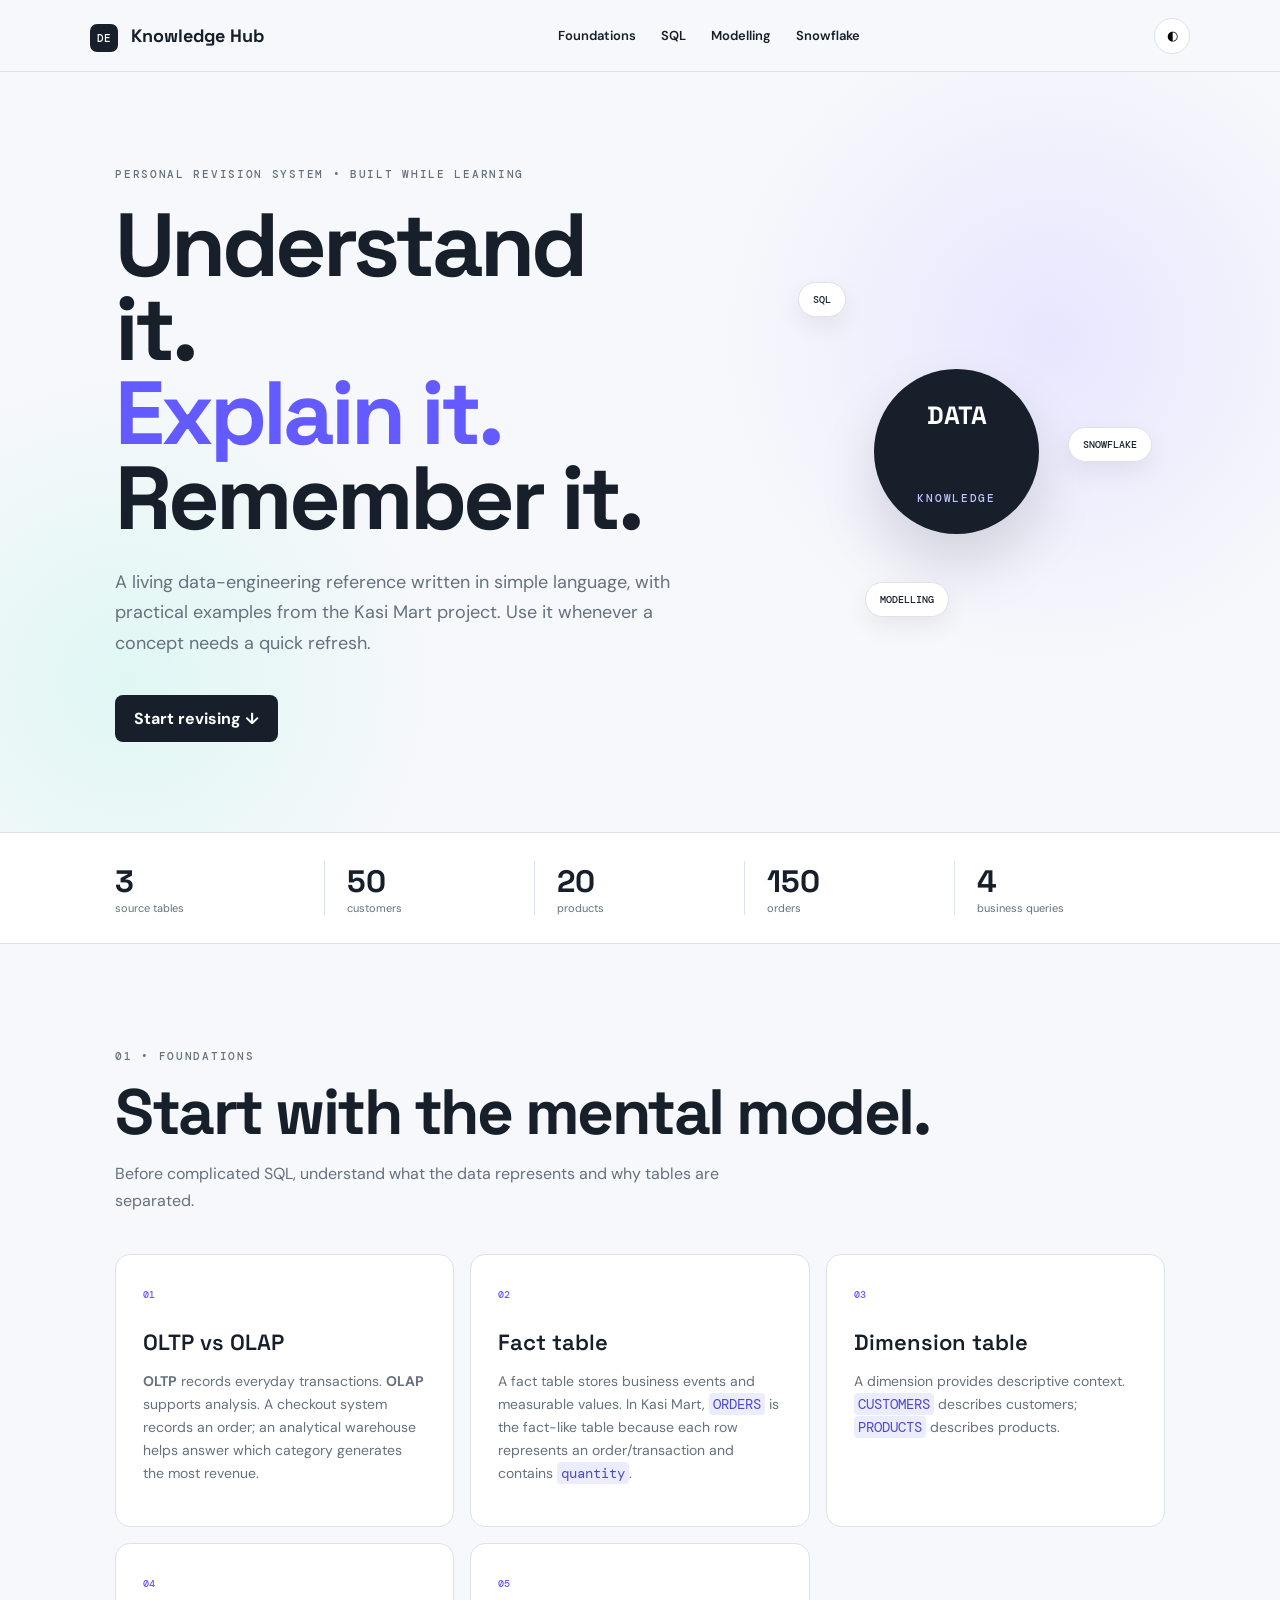
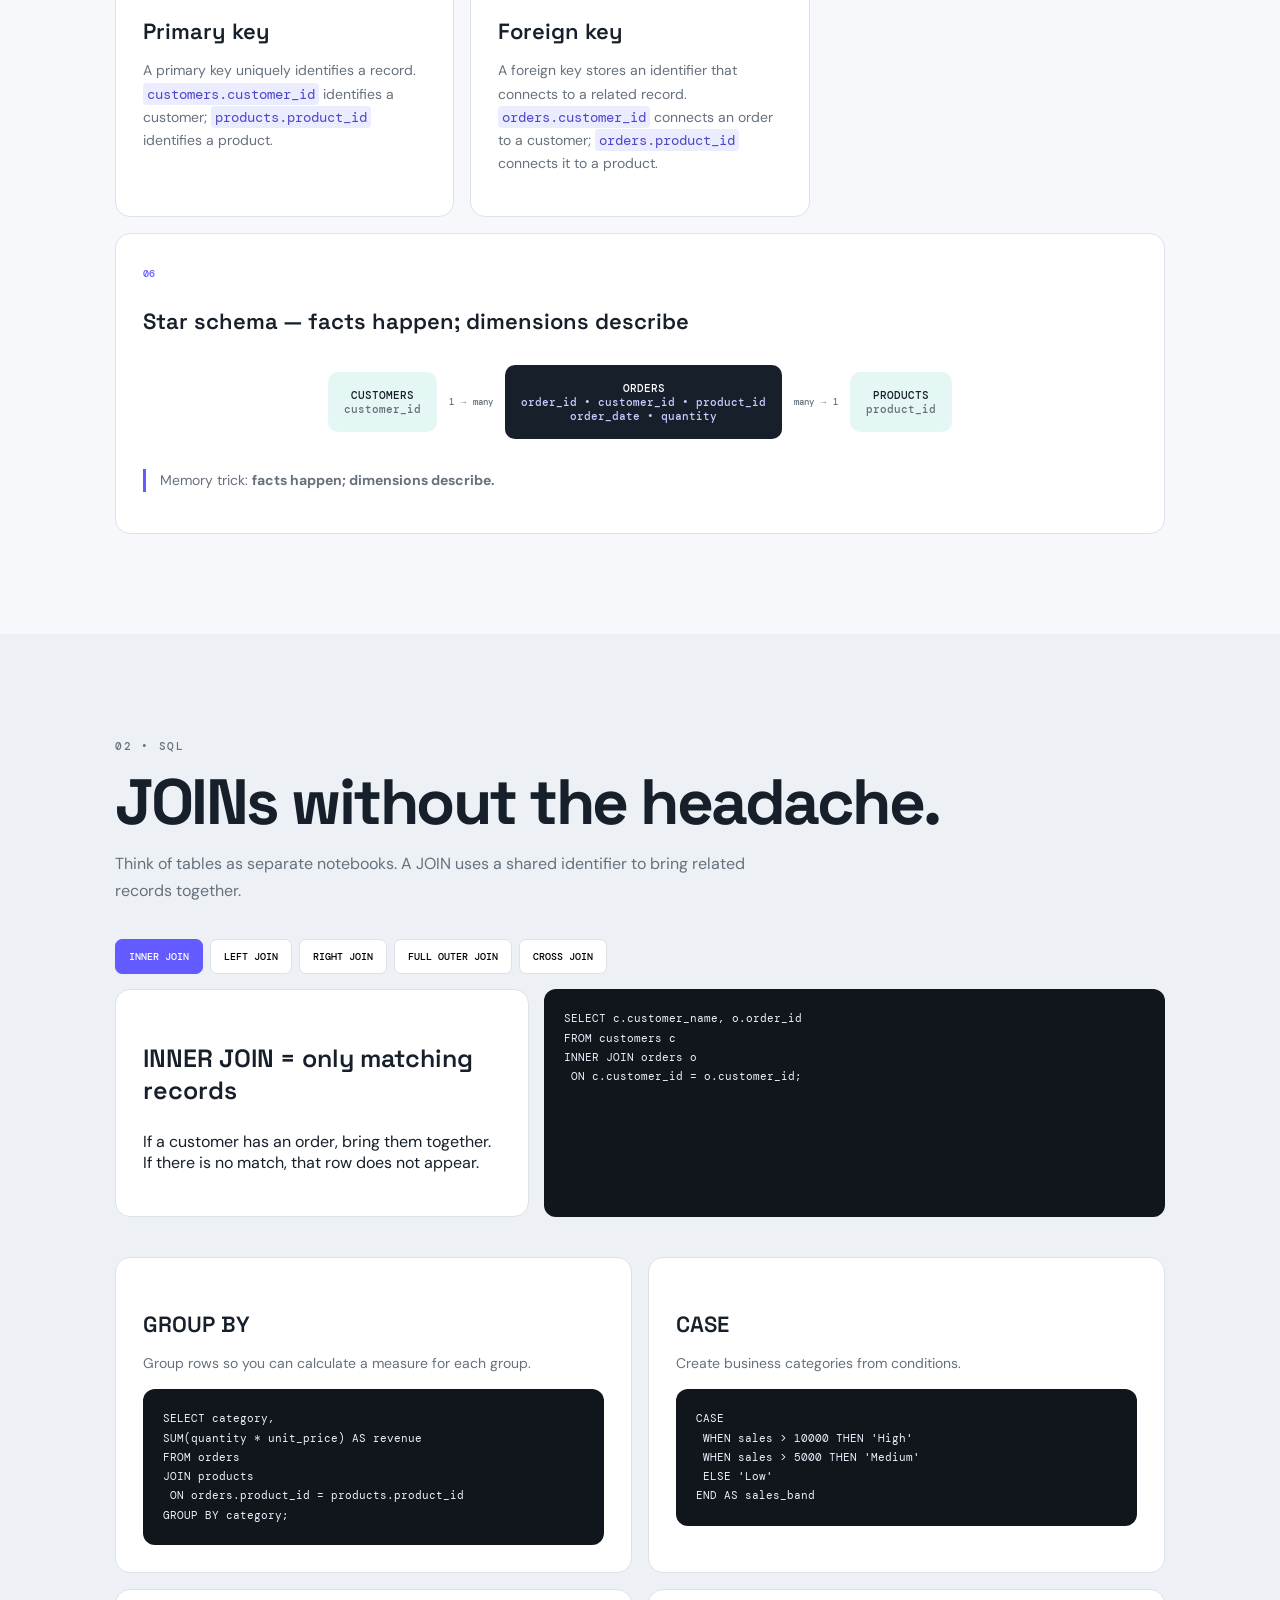
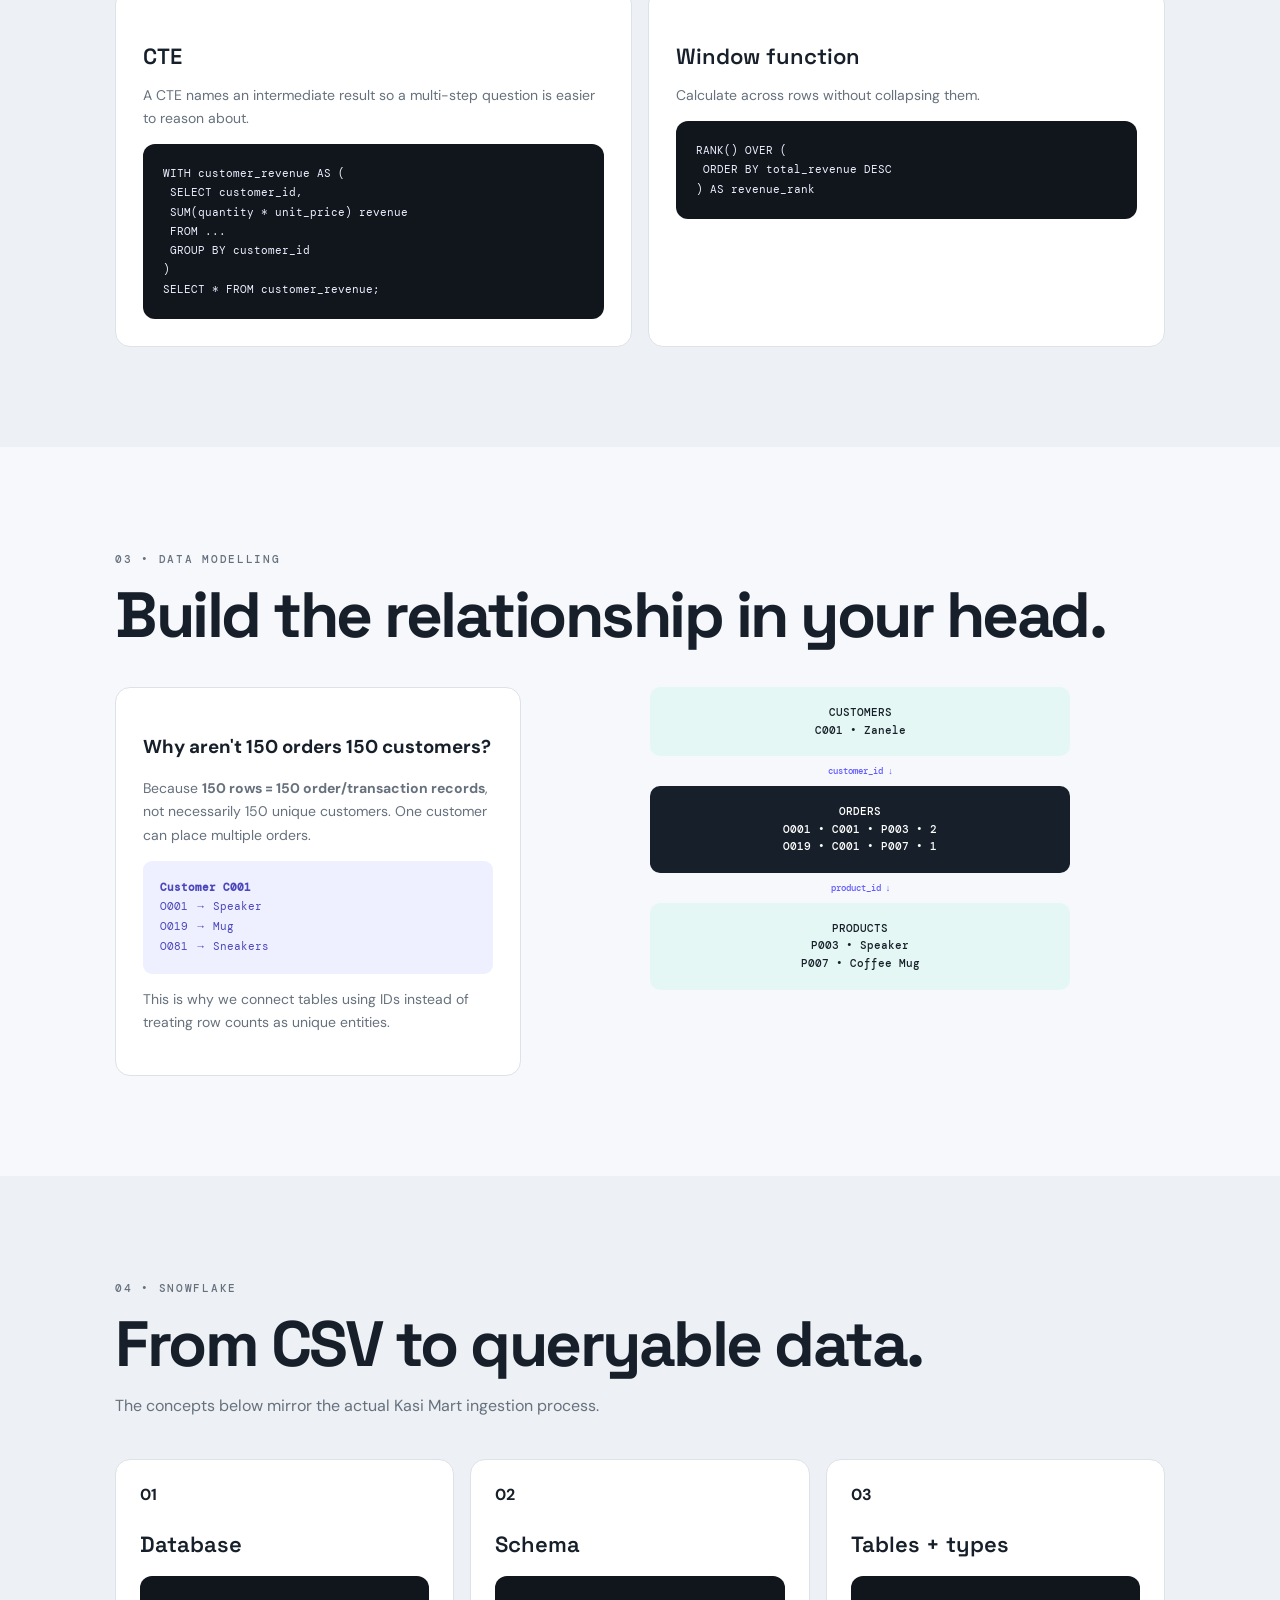
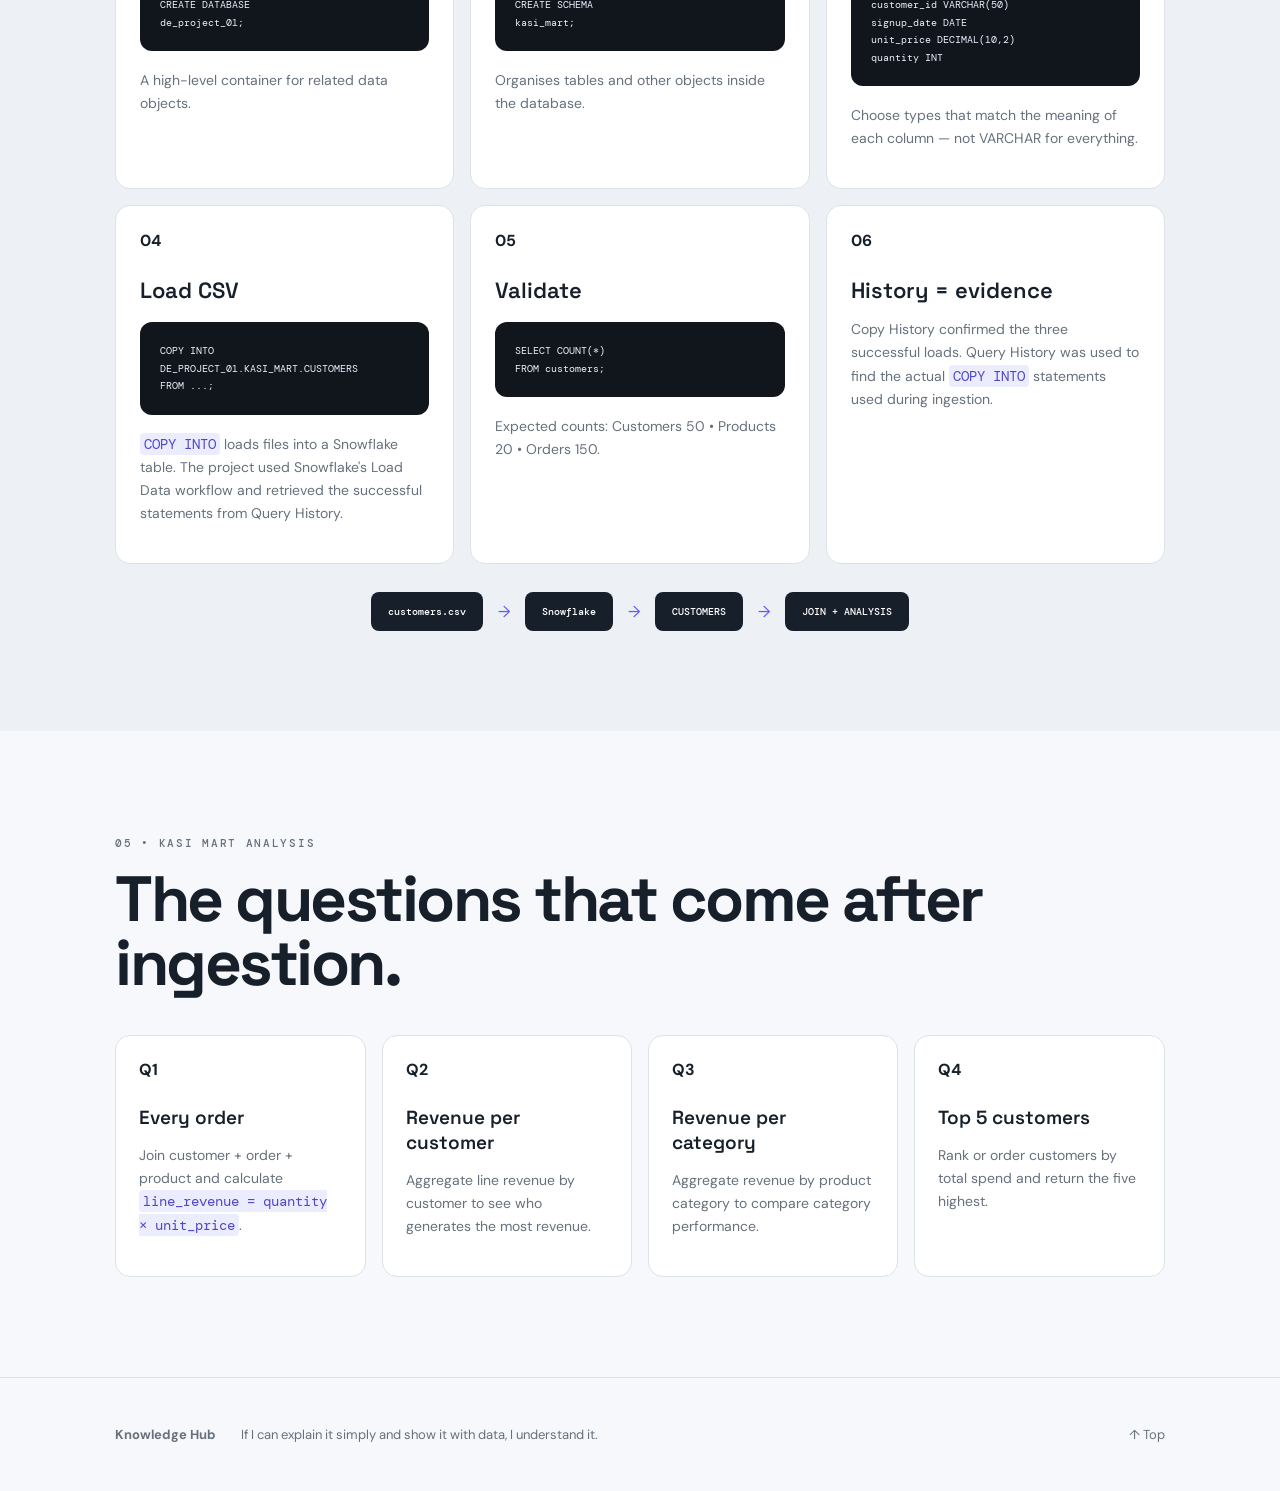
<file: 06_websites/data-engineering-knowledge-hub/index.html>
<!doctype html><html lang="en"><head><meta charset="utf-8"><meta name="viewport" content="width=device-width,initial-scale=1"><title>Data Engineering Knowledge Hub</title><link rel="stylesheet" href="style.css"></head><body>
<header class="nav"><a class="logo"><b>DE</b> Knowledge Hub</a><nav><a href="#foundations">Foundations</a><a href="#sql">SQL</a><a href="#modeling">Modelling</a><a href="#snowflake">Snowflake</a></nav><button id="theme">◐</button></header>
<section class="hero"><div><small>PERSONAL REVISION SYSTEM • BUILT WHILE LEARNING</small><h1>Understand it.<br><span>Explain it.</span><br>Remember it.</h1><p>A living data-engineering reference written in simple language, with practical examples from the Kasi Mart project. Use it whenever a concept needs a quick refresh.</p><a href="#sql" class="cta">Start revising ↓</a></div><div class="hub"><div>SQL</div><div>SNOWFLAKE</div><div>MODELLING</div><strong>DATA<br><small>KNOWLEDGE</small></strong></div></section>
<div class="quick"><b>3 <small>source tables</small></b><b>50 <small>customers</small></b><b>20 <small>products</small></b><b>150 <small>orders</small></b><b>4 <small>business queries</small></b></div>
<section id="foundations" class="section"><small>01 • FOUNDATIONS</small><h2>Start with the mental model.</h2><p class="intro">Before complicated SQL, understand what the data represents and why tables are separated.</p><div class="cards">
<article><label>01</label><h3>OLTP vs OLAP</h3><p><b>OLTP</b> records everyday transactions. <b>OLAP</b> supports analysis. A checkout system records an order; an analytical warehouse helps answer which category generates the most revenue.</p></article>
<article><label>02</label><h3>Fact table</h3><p>A fact table stores business events and measurable values. In Kasi Mart, <code>ORDERS</code> is the fact-like table because each row represents an order/transaction and contains <code>quantity</code>.</p></article>
<article><label>03</label><h3>Dimension table</h3><p>A dimension provides descriptive context. <code>CUSTOMERS</code> describes customers; <code>PRODUCTS</code> describes products.</p></article>
<article><label>04</label><h3>Primary key</h3><p>A primary key uniquely identifies a record. <code>customers.customer_id</code> identifies a customer; <code>products.product_id</code> identifies a product.</p></article>
<article><label>05</label><h3>Foreign key</h3><p>A foreign key stores an identifier that connects to a related record. <code>orders.customer_id</code> connects an order to a customer; <code>orders.product_id</code> connects it to a product.</p></article>
<article class="wide"><label>06</label><h3>Star schema — facts happen; dimensions describe</h3><div class="star"><span>CUSTOMERS<br><small>customer_id</small></span><i>1 → many</i><strong>ORDERS<br><small>order_id • customer_id • product_id<br>order_date • quantity</small></strong><i>many → 1</i><span>PRODUCTS<br><small>product_id</small></span></div><p class="tip">Memory trick: <b>facts happen; dimensions describe.</b></p></article></div></section>
<section id="sql" class="section alt"><small>02 • SQL</small><h2>JOINs without the headache.</h2><p class="intro">Think of tables as separate notebooks. A JOIN uses a shared identifier to bring related records together.</p><div class="tabs"><button class="active" data-j="inner">INNER JOIN</button><button data-j="left">LEFT JOIN</button><button data-j="right">RIGHT JOIN</button><button data-j="full">FULL OUTER JOIN</button><button data-j="cross">CROSS JOIN</button></div><div class="join"><div id="joinText"></div><pre id="joinSql"></pre></div><div class="cards two"><article><h3>GROUP BY</h3><p>Group rows so you can calculate a measure for each group.</p><pre>SELECT category,
SUM(quantity * unit_price) AS revenue
FROM orders
JOIN products
 ON orders.product_id = products.product_id
GROUP BY category;</pre></article><article><h3>CASE</h3><p>Create business categories from conditions.</p><pre>CASE
 WHEN sales &gt; 10000 THEN 'High'
 WHEN sales &gt; 5000 THEN 'Medium'
 ELSE 'Low'
END AS sales_band</pre></article><article><h3>CTE</h3><p>A CTE names an intermediate result so a multi-step question is easier to reason about.</p><pre>WITH customer_revenue AS (
 SELECT customer_id,
 SUM(quantity * unit_price) revenue
 FROM ...
 GROUP BY customer_id
)
SELECT * FROM customer_revenue;</pre></article><article><h3>Window function</h3><p>Calculate across rows without collapsing them.</p><pre>RANK() OVER (
 ORDER BY total_revenue DESC
) AS revenue_rank</pre></article></div></section>
<section id="modeling" class="section"><small>03 • DATA MODELLING</small><h2>Build the relationship in your head.</h2><div class="lesson"><div><h3>Why aren't 150 orders 150 customers?</h3><p>Because <b>150 rows = 150 order/transaction records</b>, not necessarily 150 unique customers. One customer can place multiple orders.</p><div class="example"><b>Customer C001</b><br>O001 → Speaker<br>O019 → Mug<br>O081 → Sneakers</div><p>This is why we connect tables using IDs instead of treating row counts as unique entities.</p></div><div class="stack"><span>CUSTOMERS<br>C001 • Zanele</span><i>customer_id ↓</i><strong>ORDERS<br>O001 • C001 • P003 • 2<br>O019 • C001 • P007 • 1</strong><i>product_id ↓</i><span>PRODUCTS<br>P003 • Speaker<br>P007 • Coffee Mug</span></div></div></section>
<section id="snowflake" class="section alt"><small>04 • SNOWFLAKE</small><h2>From CSV to queryable data.</h2><p class="intro">The concepts below mirror the actual Kasi Mart ingestion process.</p><div class="steps">
<article><b>01</b><h3>Database</h3><pre>CREATE DATABASE
de_project_01;</pre><p>A high-level container for related data objects.</p></article>
<article><b>02</b><h3>Schema</h3><pre>CREATE SCHEMA
kasi_mart;</pre><p>Organises tables and other objects inside the database.</p></article>
<article><b>03</b><h3>Tables + types</h3><pre>customer_id VARCHAR(50)
signup_date DATE
unit_price DECIMAL(10,2)
quantity INT</pre><p>Choose types that match the meaning of each column — not VARCHAR for everything.</p></article>
<article><b>04</b><h3>Load CSV</h3><pre>COPY INTO
DE_PROJECT_01.KASI_MART.CUSTOMERS
FROM ...;</pre><p><code>COPY INTO</code> loads files into a Snowflake table. The project used Snowflake's Load Data workflow and retrieved the successful statements from Query History.</p></article>
<article><b>05</b><h3>Validate</h3><pre>SELECT COUNT(*)
FROM customers;</pre><p>Expected counts: Customers 50 • Products 20 • Orders 150.</p></article>
<article><b>06</b><h3>History = evidence</h3><p>Copy History confirmed the three successful loads. Query History was used to find the actual <code>COPY INTO</code> statements used during ingestion.</p></article></div><div class="flow"><span>customers.csv</span>→<span>Snowflake</span>→<span>CUSTOMERS</span>→<span>JOIN + ANALYSIS</span></div></section>
<section class="section"><small>05 • KASI MART ANALYSIS</small><h2>The questions that come after ingestion.</h2><div class="questions"><article><b>Q1</b><h3>Every order</h3><p>Join customer + order + product and calculate <code>line_revenue = quantity × unit_price</code>.</p></article><article><b>Q2</b><h3>Revenue per customer</h3><p>Aggregate line revenue by customer to see who generates the most revenue.</p></article><article><b>Q3</b><h3>Revenue per category</h3><p>Aggregate revenue by product category to compare category performance.</p></article><article><b>Q4</b><h3>Top 5 customers</h3><p>Rank or order customers by total spend and return the five highest.</p></article></div></section>
<footer><b>Knowledge Hub</b><p>If I can explain it simply and show it with data, I understand it.</p><a href="#top">↑ Top</a></footer>
<script>
const d={inner:["INNER JOIN = only matching records","If a customer has an order, bring them together. If there is no match, that row does not appear.",`SELECT c.customer_name, o.order_id
FROM customers c
INNER JOIN orders o
 ON c.customer_id = o.customer_id;`],left:["LEFT JOIN = keep everything on the left","Keep every customer, even customers with no order. Matching orders are added when they exist.",`SELECT c.customer_name, o.order_id
FROM customers c
LEFT JOIN orders o
 ON c.customer_id = o.customer_id;`],right:["RIGHT JOIN = keep everything on the right","Keep every row from the right-hand table and add matching rows from the left. Often a LEFT JOIN is easier to read by changing table order.",`SELECT c.customer_name, o.order_id
FROM customers c
RIGHT JOIN orders o
 ON c.customer_id = o.customer_id;`],full:["FULL OUTER JOIN = keep both sides","Keep matching rows plus unmatched rows from both tables.",`SELECT c.customer_name, o.order_id
FROM customers c
FULL OUTER JOIN orders o
 ON c.customer_id = o.customer_id;`],cross:["CROSS JOIN = every combination","Every row on the left pairs with every row on the right. Use carefully because the result can grow very quickly.",`SELECT c.customer_name, p.product_name
FROM customers c
CROSS JOIN products p;`]};
const jt=document.getElementById("joinText"),js=document.getElementById("joinSql");function show(k){jt.innerHTML='<h3>'+d[k][0]+'</h3><p>'+d[k][1]+'</p>';js.textContent=d[k][2]}show("inner");document.querySelectorAll(".tabs button").forEach(b=>b.onclick=()=>{document.querySelectorAll(".tabs button").forEach(x=>x.classList.remove("active"));b.classList.add("active");show(b.dataset.j)});document.getElementById("theme").onclick=()=>document.body.classList.toggle("dark");
</script></body></html>
</file>
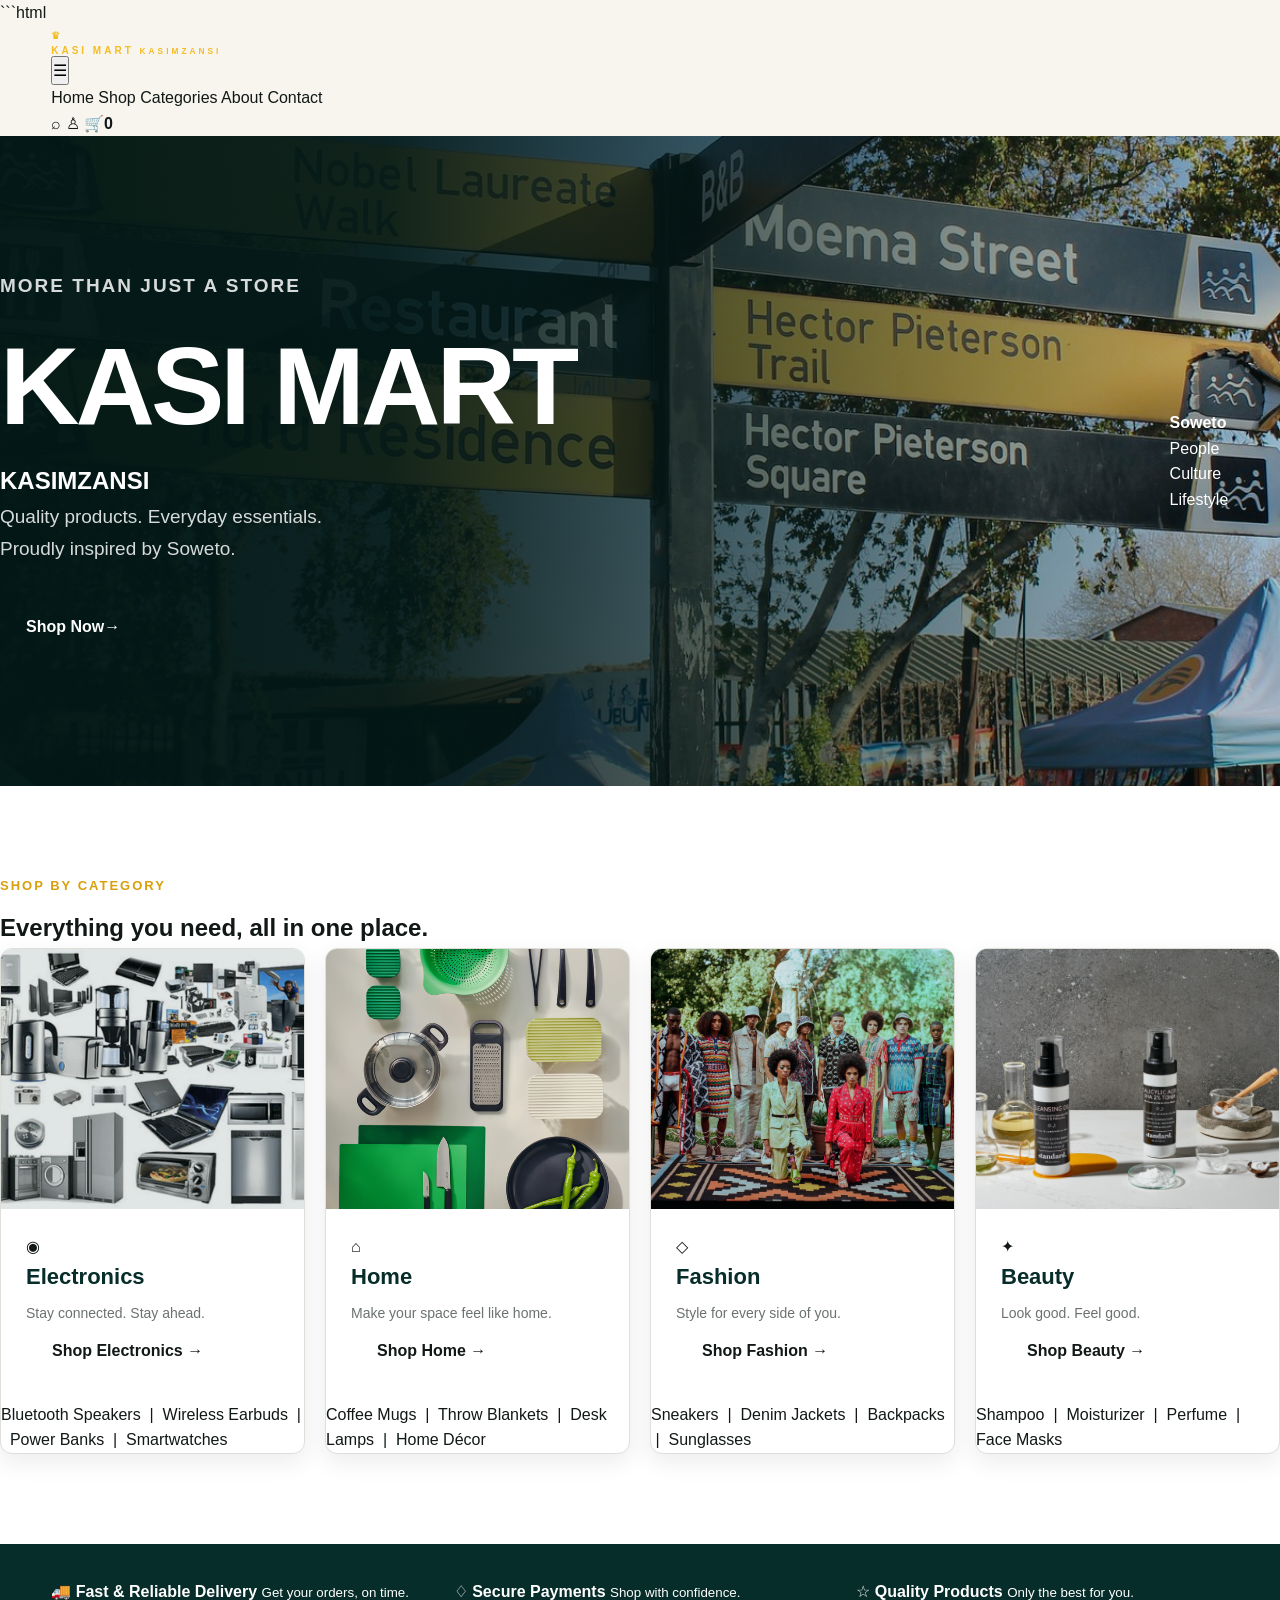
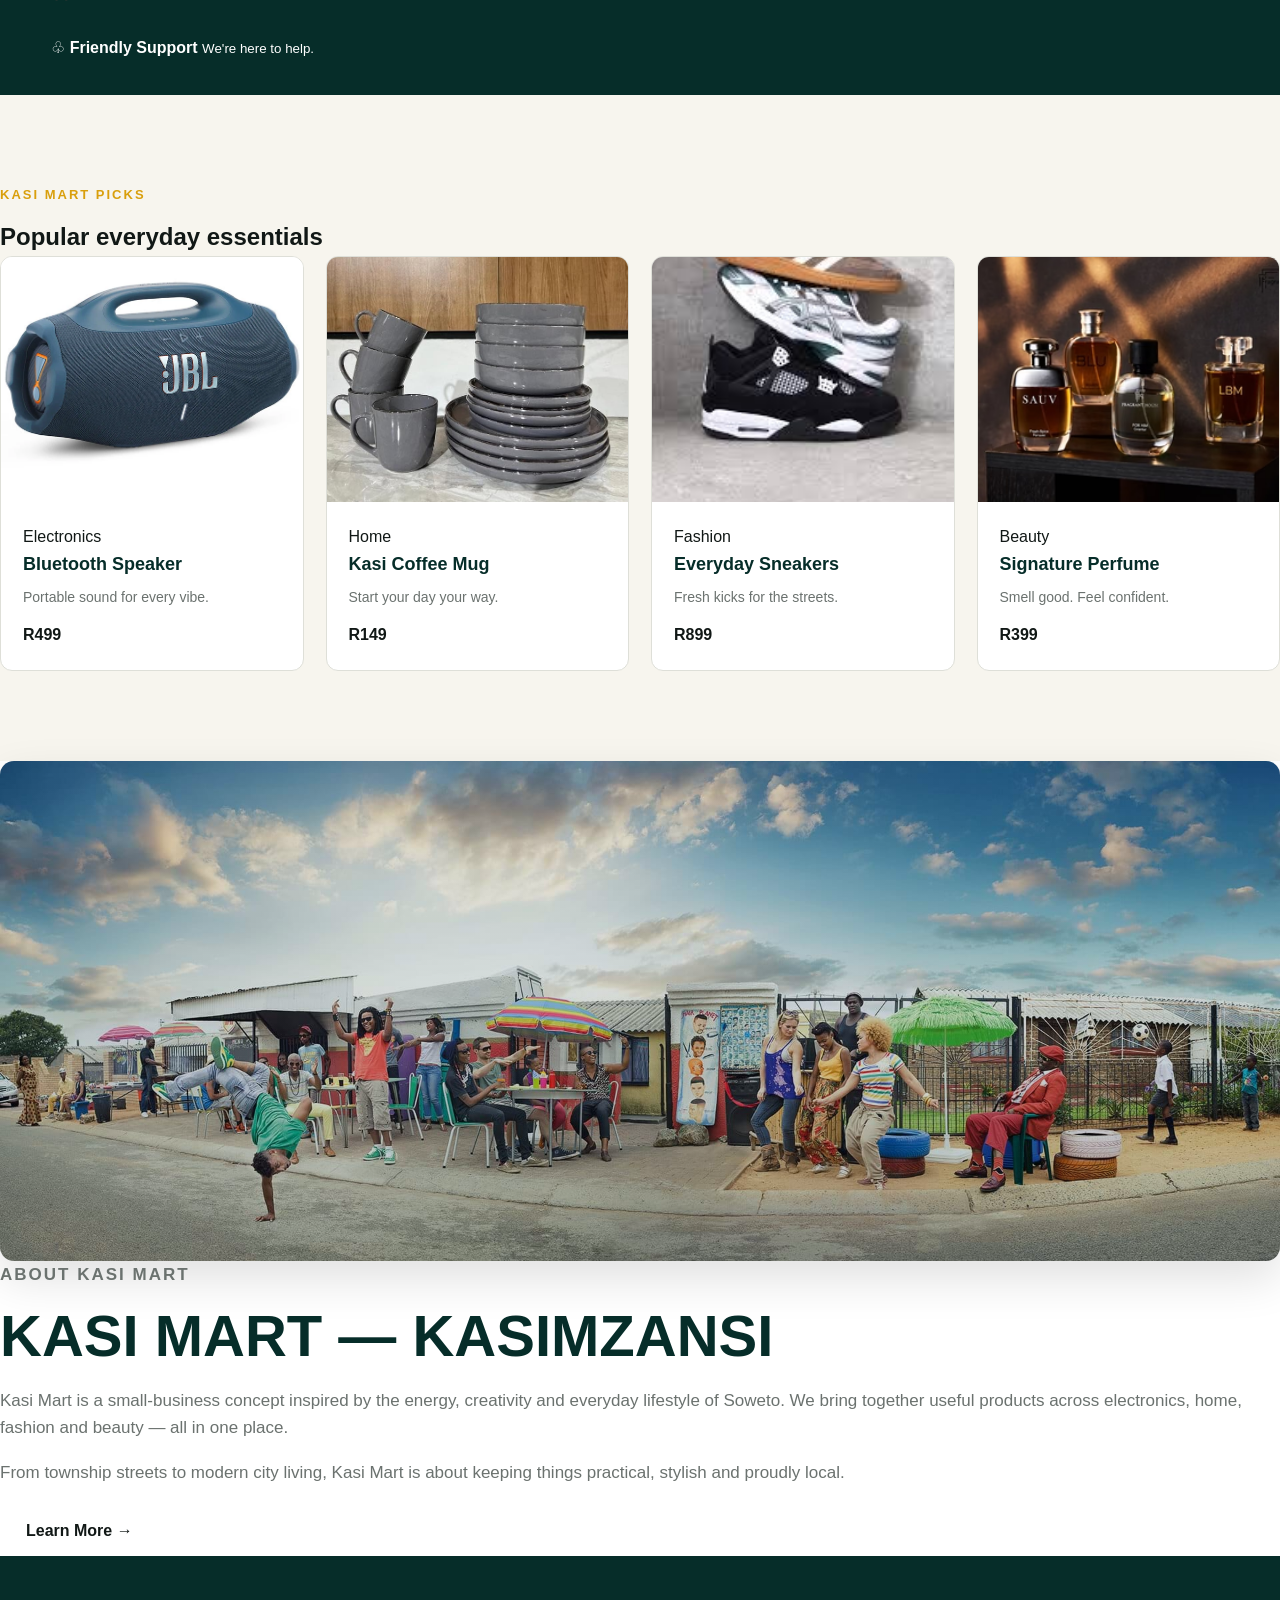
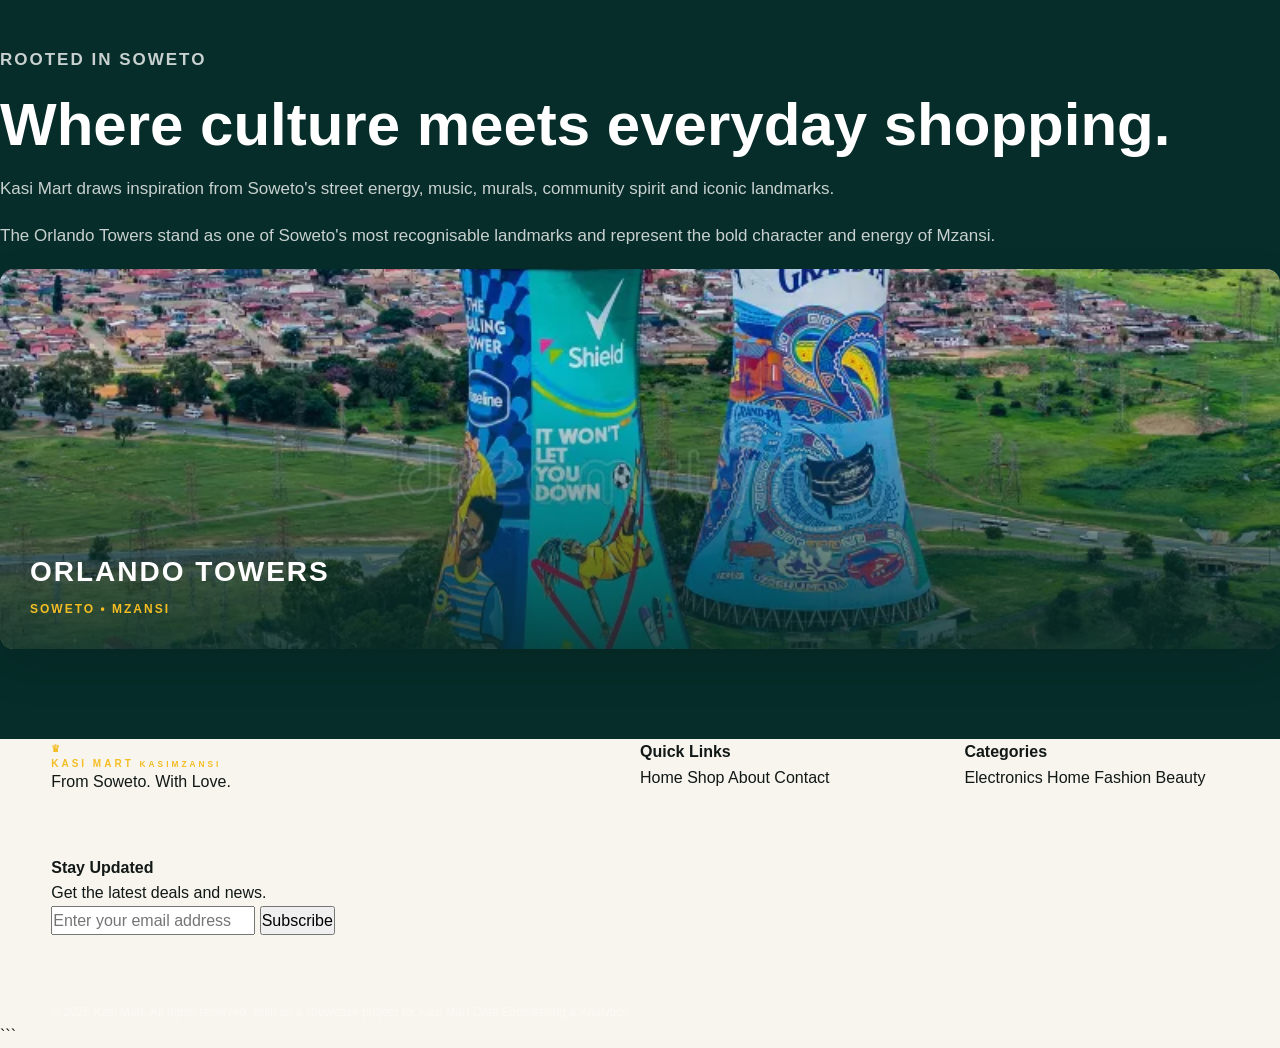
<file: 06_websites/kasi_mart_website/index.html>
```html
<!DOCTYPE html>
<html lang="en">
<head>
  <meta charset="UTF-8">
  <meta name="viewport" content="width=device-width, initial-scale=1.0">

  <meta name="description" content="Kasi Mart Kasimzansi — everyday products inspired by Soweto culture, lifestyle and Mzansi energy.">

  <title>Kasi Mart | Kasimzansi</title>

  <link rel="preconnect" href="https://fonts.googleapis.com">
  <link rel="preconnect" href="https://fonts.gstatic.com" crossorigin>

  <link href="https://fonts.googleapis.com/css2?family=DM+Sans:wght@400;500;600;700&family=Montserrat:wght@700;800;900&display=swap" rel="stylesheet">

  <link rel="stylesheet" href="style.css">
</head>

<body>

  <!-- HEADER -->
  <header class="site-header">
    <div class="container nav">

      <a href="#home" class="logo" aria-label="Kasi Mart home">
        <span class="crown">♛</span>
        <span>
          KASI MART
          <small>KASIMZANSI</small>
        </span>
      </a>

      <button class="menu-toggle" aria-label="Open menu">☰</button>

      <nav>
        <a class="active" href="#home">Home</a>
        <a href="#categories">Shop</a>
        <a href="#categories">Categories</a>
        <a href="#about">About</a>
        <a href="#contact">Contact</a>
      </nav>

      <div class="nav-icons">
        <span>⌕</span>
        <span>♙</span>
        <span class="cart">🛒<b>0</b></span>
      </div>

    </div>
  </header>


  <main>

    <!-- HERO -->
    <section id="home" class="hero">

      <div class="hero-overlay"></div>

      <div class="container hero-content">

        <p class="eyebrow">MORE THAN JUST A STORE</p>

        <h1>KASI MART</h1>

        <h2>KASIMZANSI</h2>

        <p class="hero-copy">
          Quality products. Everyday essentials.<br>
          Proudly inspired by Soweto.
        </p>

        <a href="#categories" class="btn btn-yellow">
          Shop Now <span>→</span>
        </a>

      </div>

      <div class="hero-note">
        <strong>Soweto</strong>
        <span>
          People<br>
          Culture<br>
          Lifestyle
        </span>
      </div>

    </section>


    <!-- CATEGORIES -->
    <section id="categories" class="categories section">

      <div class="section-heading">
        <span></span>

        <div>
          <p class="eyebrow">SHOP BY CATEGORY</p>
          <h2>Everything you need, all in one place.</h2>
        </div>

        <span></span>
      </div>


      <div class="category-grid">

        <!-- ELECTRONICS -->
        <article class="category-card">

          <div class="category-image electronics"></div>

          <div class="category-content">

            <span class="category-icon">◉</span>

            <h3>Electronics</h3>

            <p>Stay connected. Stay ahead.</p>

            <a href="#products" class="btn btn-yellow small">
              Shop Electronics →
            </a>

          </div>

          <div class="product-list">
            Bluetooth Speakers &nbsp;|&nbsp;
            Wireless Earbuds &nbsp;|&nbsp;
            Power Banks &nbsp;|&nbsp;
            Smartwatches
          </div>

        </article>


        <!-- HOME -->
        <article class="category-card">

          <div class="category-image home-products"></div>

          <div class="category-content">

            <span class="category-icon">⌂</span>

            <h3>Home</h3>

            <p>Make your space feel like home.</p>

            <a href="#products" class="btn btn-yellow small">
              Shop Home →
            </a>

          </div>

          <div class="product-list">
            Coffee Mugs &nbsp;|&nbsp;
            Throw Blankets &nbsp;|&nbsp;
            Desk Lamps &nbsp;|&nbsp;
            Home Décor
          </div>

        </article>


        <!-- FASHION -->
        <article class="category-card">

          <div class="category-image fashion"></div>

          <div class="category-content">

            <span class="category-icon">◇</span>

            <h3>Fashion</h3>

            <p>Style for every side of you.</p>

            <a href="#products" class="btn btn-yellow small">
              Shop Fashion →
            </a>

          </div>

          <div class="product-list">
            Sneakers &nbsp;|&nbsp;
            Denim Jackets &nbsp;|&nbsp;
            Backpacks &nbsp;|&nbsp;
            Sunglasses
          </div>

        </article>


        <!-- BEAUTY -->
        <article class="category-card">

          <div class="category-image beauty"></div>

          <div class="category-content">

            <span class="category-icon">✦</span>

            <h3>Beauty</h3>

            <p>Look good. Feel good.</p>

            <a href="#products" class="btn btn-yellow small">
              Shop Beauty →
            </a>

          </div>

          <div class="product-list">
            Shampoo &nbsp;|&nbsp;
            Moisturizer &nbsp;|&nbsp;
            Perfume &nbsp;|&nbsp;
            Face Masks
          </div>

        </article>

      </div>

    </section>


    <!-- SERVICE STRIP -->
    <section class="service-strip">

      <div class="container service-grid">

        <div>
          <span>🚚</span>
          <strong>Fast & Reliable Delivery</strong>
          <small>Get your orders, on time.</small>
        </div>

        <div>
          <span>♢</span>
          <strong>Secure Payments</strong>
          <small>Shop with confidence.</small>
        </div>

        <div>
          <span>☆</span>
          <strong>Quality Products</strong>
          <small>Only the best for you.</small>
        </div>

        <div>
          <span>♧</span>
          <strong>Friendly Support</strong>
          <small>We're here to help.</small>
        </div>

      </div>

    </section>


    <!-- PRODUCTS -->
    <section id="products" class="products section">

      <div class="section-heading">

        <span></span>

        <div>
          <p class="eyebrow">KASI MART PICKS</p>
          <h2>Popular everyday essentials</h2>
        </div>

        <span></span>

      </div>


      <div class="product-grid">

        <!-- SPEAKER -->
        <article class="product-card">

          <div class="product-photo speaker"></div>

          <div class="product-info">
            <span>Electronics</span>
            <h3>Bluetooth Speaker</h3>
            <p>Portable sound for every vibe.</p>
            <strong>R499</strong>
          </div>

        </article>


        <!-- MUG -->
        <article class="product-card">

          <div class="product-photo mug"></div>

          <div class="product-info">
            <span>Home</span>
            <h3>Kasi Coffee Mug</h3>
            <p>Start your day your way.</p>
            <strong>R149</strong>
          </div>

        </article>


        <!-- SNEAKERS -->
        <article class="product-card">

          <div class="product-photo sneakers"></div>

          <div class="product-info">
            <span>Fashion</span>
            <h3>Everyday Sneakers</h3>
            <p>Fresh kicks for the streets.</p>
            <strong>R899</strong>
          </div>

        </article>


        <!-- PERFUME -->
        <article class="product-card">

          <div class="product-photo perfume"></div>

          <div class="product-info">
            <span>Beauty</span>
            <h3>Signature Perfume</h3>
            <p>Smell good. Feel confident.</p>
            <strong>R399</strong>
          </div>

        </article>

      </div>

    </section>


    <!-- ABOUT -->
    <section id="about" class="about">

      <div class="about-photo"></div>

      <div class="about-content">

        <p class="eyebrow">ABOUT KASI MART</p>

        <h2>KASI MART — KASIMZANSI</h2>

        <p>
          Kasi Mart is a small-business concept inspired by the energy,
          creativity and everyday lifestyle of Soweto. We bring together
          useful products across electronics, home, fashion and beauty —
          all in one place.
        </p>

        <p>
          From township streets to modern city living, Kasi Mart is about
          keeping things practical, stylish and proudly local.
        </p>

        <a href="#contact" class="btn btn-yellow">
          Learn More →
        </a>

      </div>

    </section>


    <!-- SOWETO CULTURE -->
    <section class="culture section">

      <div class="culture-content">

        <p class="eyebrow">ROOTED IN SOWETO</p>

        <h2>Where culture meets everyday shopping.</h2>

        <p>
          Kasi Mart draws inspiration from Soweto's street energy, music,
          murals, community spirit and iconic landmarks.
        </p>

        <p>
          The Orlando Towers stand as one of Soweto's most recognisable
          landmarks and represent the bold character and energy of Mzansi.
        </p>

      </div>


      <!-- ORLANDO TOWERS -->
      <div class="towers">

        <div class="tower-image">
          <img
            src="assets/orlando-towers.jpg"
            alt="Orlando Towers in Soweto, Johannesburg"
          >
        </div>

        <div class="tower-label">
          <strong>ORLANDO TOWERS</strong>
          <span>SOWETO • MZANSI</span>
        </div>

      </div>

    </section>

  </main>


  <!-- FOOTER -->
  <footer id="contact">

    <div class="container footer-grid">

      <div>

        <a href="#home" class="logo">

          <span class="crown">♛</span>

          <span>
            KASI MART
            <small>KASIMZANSI</small>
          </span>

        </a>

        <p class="footer-tag">
          From Soweto. With Love.
        </p>

      </div>


      <div>

        <h4>Quick Links</h4>

        <a href="#home">Home</a>
        <a href="#categories">Shop</a>
        <a href="#about">About</a>
        <a href="#contact">Contact</a>

      </div>


      <div>

        <h4>Categories</h4>

        <a href="#products">Electronics</a>
        <a href="#products">Home</a>
        <a href="#products">Fashion</a>
        <a href="#products">Beauty</a>

      </div>


      <div>

        <h4>Stay Updated</h4>

        <p>
          Get the latest deals and news.
        </p>

        <form class="newsletter" onsubmit="return false;">

          <input
            type="email"
            placeholder="Enter your email address"
            aria-label="Email address"
          >

          <button type="submit">
            Subscribe
          </button>

        </form>

      </div>

    </div>


    <div class="container footer-bottom">

      <span>
        © 2026 Kasi Mart. All rights reserved.
      </span>

      <span>
        Built as a showcase project for Kasi Mart Data Engineering & Analytics.
      </span>

    </div>

  </footer>

</body>
</html>
```
</file>
<file: 06_websites/data-engineering-knowledge-hub/style.css>
@import url('https://fonts.googleapis.com/css2?family=DM+Mono:wght@400;500&family=DM+Sans:wght@400;600;700&family=Space+Grotesk:wght@600;700&display=swap');:root{--bg:#f6f8fb;--card:#fff;--ink:#17202a;--muted:#66717d;--line:#dce2e8;--accent:#635bff;--teal:#0aaea8;--soft:#eef0ff;--code:#11151c}*{box-sizing:border-box}html{scroll-behavior:smooth}body{margin:0;background:var(--bg);color:var(--ink);font-family:'DM Sans',sans-serif;transition:.2s}a{text-decoration:none;color:inherit}.nav{height:72px;padding:0 7vw;display:flex;align-items:center;justify-content:space-between;border-bottom:1px solid var(--line);background:#f6f8fbe8;backdrop-filter:blur(14px);position:sticky;top:0;z-index:10}.logo{font:700 18px 'Space Grotesk'}.logo b{background:var(--ink);color:#fff;padding:7px;border-radius:7px;font:500 11px 'DM Mono';margin-right:8px}.nav nav{display:flex;gap:25px;font-size:13px;font-weight:600}.nav nav a:hover{color:var(--accent)}#theme{border:1px solid var(--line);background:var(--card);border-radius:99px;width:36px;height:36px;cursor:pointer}.hero{min-height:670px;padding:90px 9vw;display:grid;grid-template-columns:1.15fr .85fr;gap:70px;align-items:center;background:radial-gradient(circle at 82% 35%,#e8e6ff,transparent 28%),radial-gradient(circle at 10% 80%,#dff7f4,transparent 23%)}small{font:500 11px 'DM Mono';letter-spacing:1.7px;color:var(--muted)}.hero h1{font:700 clamp(52px,7vw,94px) 'Space Grotesk';line-height:.94;letter-spacing:-4px;margin:20px 0 27px}.hero h1 span{color:var(--accent)}.hero p{max-width:690px;color:var(--muted);font-size:18px;line-height:1.7}.cta{display:inline-block;margin-top:18px;background:var(--ink);color:#fff;padding:13px 19px;border-radius:8px;font-weight:700}.hub{height:410px;position:relative;display:grid;place-items:center}.hub strong{width:165px;height:165px;border-radius:50%;background:var(--ink);color:#fff;display:grid;place-items:center;text-align:center;font:700 25px 'Space Grotesk';box-shadow:0 30px 60px #0002}.hub strong small{color:#bfc4ff}.hub>div{position:absolute;background:var(--card);border:1px solid var(--line);padding:10px 14px;border-radius:99px;box-shadow:0 10px 25px #0001;font:500 10px 'DM Mono'}.hub>div:nth-child(1){top:35px;left:12%}.hub>div:nth-child(2){right:3%;top:44%}.hub>div:nth-child(3){bottom:40px;left:28%}.quick{display:grid;grid-template-columns:repeat(5,1fr);background:var(--card);border-block:1px solid var(--line);padding:28px 9vw}.quick b{font:700 31px 'Space Grotesk';border-right:1px solid var(--line);padding-left:22px}.quick b:first-child{padding-left:0}.quick b:last-child{border:0}.quick small{display:block;letter-spacing:0;font:400 11px 'DM Sans'}.section{padding:100px 9vw}.alt{background:#edf0f4}.section h2{font:700 clamp(38px,5vw,64px) 'Space Grotesk';letter-spacing:-2.5px;line-height:1;margin:15px 0}.intro{color:var(--muted);max-width:680px;line-height:1.7}.cards{display:grid;grid-template-columns:repeat(3,1fr);gap:16px;margin-top:40px}.cards article,.steps article,.questions article,.lesson>div:first-child,.join>div{background:var(--card);border:1px solid var(--line);border-radius:15px;padding:27px}.cards label,.steps>b,.questions>b{font:500 10px 'DM Mono';color:var(--accent)}.cards h3,.steps h3,.questions h3{font:600 22px 'Space Grotesk';margin:25px 0 10px}.cards p,.steps p,.questions p,.lesson p{color:var(--muted);font-size:14px;line-height:1.65}.wide{grid-column:span 3}.star{display:flex;align-items:center;justify-content:center;gap:12px;flex-wrap:wrap;margin:30px 0}.star span,.star strong{padding:16px;border-radius:10px;text-align:center;font:500 11px 'DM Mono'}.star span{background:#e5f7f4}.star strong{background:var(--ink);color:#fff}.star small{color:var(--muted);letter-spacing:0}.star strong small{color:#c5caff}.star i{font:500 9px 'DM Mono';color:var(--muted)}.tip{border-left:3px solid var(--accent);padding-left:14px}.tabs{display:flex;gap:7px;flex-wrap:wrap;margin:35px 0 15px}.tabs button{padding:10px 13px;border:1px solid var(--line);background:var(--card);border-radius:7px;cursor:pointer;font:500 10px 'DM Mono'}.tabs .active,.tabs button:hover{background:var(--accent);color:#fff;border-color:var(--accent)}.join{display:grid;grid-template-columns:.8fr 1.2fr;gap:15px}.join pre,.cards pre,.steps pre{background:var(--code);color:#edf0ff;padding:20px;border-radius:12px;overflow:auto;font:11px/1.75 'DM Mono';white-space:pre-wrap;margin:0}.join>pre{margin:0}.join h3{font:600 25px 'Space Grotesk'}.two{grid-template-columns:1fr 1fr}.lesson{display:grid;grid-template-columns:.8fr 1.2fr;gap:35px;margin-top:40px}.example{background:var(--soft);padding:17px;border-radius:9px;font:11px/1.8 'DM Mono';color:#4c46bb}.stack{display:flex;flex-direction:column;align-items:center;gap:9px}.stack span,.stack strong{width:min(100%,420px);padding:17px;border-radius:10px;text-align:center;font:500 11px/1.6 'DM Mono'}.stack span{background:#e5f7f4}.stack strong{background:var(--ink);color:#fff}.stack i{font:500 9px 'DM Mono';color:var(--accent)}.steps{display:grid;grid-template-columns:repeat(3,1fr);gap:16px;margin-top:40px}.steps article{padding:24px}.steps pre{margin:18px 0;font-size:10px}.flow{display:flex;justify-content:center;gap:15px;align-items:center;flex-wrap:wrap;margin-top:28px}.flow span{background:var(--ink);color:#fff;padding:13px 17px;border-radius:8px;font:500 10px 'DM Mono'}.flow{color:var(--accent)}.questions{display:grid;grid-template-columns:repeat(4,1fr);gap:16px;margin-top:40px}.questions article{padding:23px}.questions h3{font-size:19px}code{font-family:'DM Mono';background:#ececff;color:#4e48c9;padding:2px 4px;border-radius:4px}footer{padding:35px 9vw;border-top:1px solid var(--line);display:flex;gap:25px;align-items:center;color:var(--muted);font-size:13px}footer p{flex:1}body.dark{--bg:#0f1217;--card:#171b22;--ink:#f4f6fa;--muted:#aab2bf;--line:#2a3039;--soft:#25263e;--code:#080a0e}body.dark .nav{background:#0f1217e8}body.dark .logo b{background:#fff;color:#111}body.dark .hero{background:radial-gradient(circle at 82% 35%,#252044,transparent 28%),radial-gradient(circle at 10% 80%,#102b2a,transparent 23%)}body.dark .cta{background:#fff;color:#111}body.dark code{background:#29253f}@media(max-width:900px){.nav nav{display:none}.hero{grid-template-columns:1fr;padding:70px 7vw}.hub{height:300px}.quick{grid-template-columns:repeat(3,1fr);gap:15px}.cards,.steps{grid-template-columns:1fr 1fr}.wide{grid-column:span 2}.join,.lesson{grid-template-columns:1fr}.questions{grid-template-columns:1fr 1fr}.section{padding:75px 7vw}}@media(max-width:580px){.hero{padding:60px 6vw}.hero h1{letter-spacing:-2px}.hub{display:none}.quick{grid-template-columns:1fr 1fr}.cards,.steps,.two,.questions{grid-template-columns:1fr}.wide{grid-column:auto}.section{padding:65px 6vw}.nav{padding:0 5vw}.star{flex-direction:column}.quick b{border:0}.join{grid-template-columns:1fr}}
</file>
<file: 06_websites/kasi_mart_website/style.css>
/* =========================================================
   KASI MART
   Mzansi-inspired local store website
   ========================================================= */

:root {
  --green: #062d29;
  --green-2: #0b4039;
  --green-3: #14584f;

  --gold: #f5bd24;
  --gold-dark: #d99f0c;

  --cream: #f7f5ee;
  --white: #ffffff;

  --ink: #111816;
  --muted: #6b726f;

  --border: #dedfd8;

  --max: 1220px;

  --shadow-sm: 0 8px 24px rgba(0, 0, 0, 0.08);
  --shadow-md: 0 18px 45px rgba(0, 0, 0, 0.12);
}


/* =========================================================
   RESET
   ========================================================= */

* {
  margin: 0;
  padding: 0;
  box-sizing: border-box;
}

html {
  scroll-behavior: smooth;
}

body {
  font-family: Arial, Helvetica, sans-serif;
  background: var(--cream);
  color: var(--ink);
  line-height: 1.6;
}

img {
  max-width: 100%;
  display: block;
}

a {
  color: inherit;
  text-decoration: none;
}

button,
input,
textarea {
  font: inherit;
}


/* =========================================================
   GENERAL
   ========================================================= */

.container {
  width: min(92%, var(--max));
  margin: 0 auto;
}

.section {
  padding: 90px 0;
}

.section-header {
  max-width: 720px;
  margin-bottom: 45px;
}

.eyebrow {
  display: inline-block;
  margin-bottom: 12px;

  color: var(--gold-dark);

  font-size: 13px;
  font-weight: 900;

  letter-spacing: 2px;
  text-transform: uppercase;
}

.section-title {
  font-size: clamp(34px, 5vw, 56px);
  line-height: 1.05;
  margin-bottom: 18px;
}

.section-text {
  color: var(--muted);
  font-size: 17px;
  max-width: 680px;
}


/* =========================================================
   NAVIGATION
   ========================================================= */

.navbar {
  position: sticky;
  top: 0;
  z-index: 1000;

  background: rgba(6, 45, 41, 0.97);
  backdrop-filter: blur(10px);

  color: var(--white);

  border-bottom: 1px solid rgba(255, 255, 255, 0.08);
}

.navbar-inner {
  min-height: 82px;

  display: flex;
  align-items: center;
  justify-content: space-between;

  gap: 30px;
}

.logo {
  display: flex;
  flex-direction: column;

  line-height: 1;
}

.logo strong {
  font-size: 24px;
  letter-spacing: 2px;
}

.logo span {
  margin-top: 5px;

  color: var(--gold);

  font-size: 10px;
  font-weight: 800;

  letter-spacing: 3px;
}

.nav-links {
  display: flex;
  align-items: center;
  gap: 28px;

  list-style: none;
}

.nav-links a {
  color: rgba(255, 255, 255, 0.9);

  font-size: 14px;
  font-weight: 700;

  transition: 0.25s ease;
}

.nav-links a:hover {
  color: var(--gold);
}


/* =========================================================
   HERO
   ========================================================= */

.hero {
  min-height: 650px;

  position: relative;
  overflow: hidden;

  display: flex;
  align-items: center;

  color: var(--white);

  background:
    linear-gradient(
      90deg,
      rgba(2, 24, 22, 0.98) 0%,
      rgba(2, 24, 22, 0.94) 30%,
      rgba(2, 24, 22, 0.68) 55%,
      rgba(2, 24, 22, 0.22) 100%
    ),
    url("assets/kasi-hero.jpg")
    center / cover no-repeat;
}

.hero-content {
  width: min(92%, var(--max));
  margin: 0 auto;

  position: relative;
  z-index: 2;

  padding: 100px 0;
}

.hero-content > * {
  max-width: 700px;
}

.hero-eyebrow {
  display: inline-block;

  margin-bottom: 20px;

  color: var(--gold);

  font-size: 14px;
  font-weight: 900;

  letter-spacing: 3px;
  text-transform: uppercase;
}

.hero h1 {
  font-size: clamp(58px, 10vw, 110px);
  line-height: 0.88;

  letter-spacing: -4px;

  margin-bottom: 28px;
}

.hero p {
  max-width: 620px;

  color: rgba(255, 255, 255, 0.84);

  font-size: 19px;
  line-height: 1.7;

  margin-bottom: 35px;
}

.hero-buttons {
  display: flex;
  flex-wrap: wrap;
  gap: 14px;
}

.btn {
  display: inline-flex;
  align-items: center;
  justify-content: center;

  min-height: 52px;

  padding: 0 26px;

  border-radius: 5px;

  font-weight: 900;

  transition: 0.25s ease;
}

.btn-primary {
  background: var(--gold);
  color: var(--green);
}

.btn-primary:hover {
  background: var(--white);
  transform: translateY(-2px);
}

.btn-outline {
  border: 1px solid rgba(255, 255, 255, 0.55);
  color: var(--white);
}

.btn-outline:hover {
  border-color: var(--gold);
  color: var(--gold);
}


/* =========================================================
   CATEGORY SECTION
   ========================================================= */

.categories {
  background: var(--white);
}

.category-grid {
  display: grid;

  grid-template-columns: repeat(4, 1fr);

  gap: 20px;
}

.category-card {
  overflow: hidden;

  background: var(--white);

  border: 1px solid var(--border);
  border-radius: 12px;

  box-shadow: var(--shadow-sm);

  transition: 0.3s ease;
}

.category-card:hover {
  transform: translateY(-7px);
  box-shadow: var(--shadow-md);
}

.category-image {
  height: 260px;

  background-position: center;
  background-size: cover;
  background-repeat: no-repeat;
}

.electronics {
  background-image:
    linear-gradient(rgba(6, 45, 41, 0.12), rgba(6, 45, 41, 0.12)),
    url("assets/electronics.jpg");
}

.home-products {
  background-image:
    linear-gradient(rgba(6, 45, 41, 0.08), rgba(6, 45, 41, 0.08)),
    url("assets/home-products.jpg");
}

.fashion {
  background-image:
    linear-gradient(rgba(6, 45, 41, 0.08), rgba(6, 45, 41, 0.08)),
    url("assets/fashion.jpg");
}

.beauty {
  background-image:
    linear-gradient(rgba(6, 45, 41, 0.08), rgba(6, 45, 41, 0.08)),
    url("assets/beauty.jpg");
}

.category-content {
  padding: 25px;
}

.category-content h3 {
  margin-bottom: 8px;

  color: var(--green);

  font-size: 22px;
}

.category-content p {
  color: var(--muted);
  font-size: 14px;
}


/* =========================================================
   SERVICE STRIP
   ========================================================= */

.service-strip {
  background: var(--green);
  color: var(--white);
}

.service-grid {
  display: grid;

  grid-template-columns: repeat(3, 1fr);

  gap: 30px;

  padding: 35px 0;
}

.service-item {
  display: flex;
  align-items: flex-start;
  gap: 16px;
}

.service-icon {
  width: 45px;
  height: 45px;

  flex-shrink: 0;

  display: grid;
  place-items: center;

  background: var(--gold);
  color: var(--green);

  border-radius: 50%;

  font-weight: 900;
}

.service-item h4 {
  margin-bottom: 4px;

  font-size: 16px;
}

.service-item p {
  color: rgba(255, 255, 255, 0.7);

  font-size: 13px;
}


/* =========================================================
   PRODUCTS
   ========================================================= */

.products {
  background: var(--cream);
}

.product-grid {
  display: grid;

  grid-template-columns: repeat(4, 1fr);

  gap: 22px;
}

.product-card {
  overflow: hidden;

  background: var(--white);

  border: 1px solid var(--border);
  border-radius: 12px;

  transition: 0.3s ease;
}

.product-card:hover {
  transform: translateY(-5px);
  box-shadow: var(--shadow-md);
}

.product-photo {
  height: 245px;

  background-position: center;
  background-size: cover;
  background-repeat: no-repeat;
}

.speaker {
  background-image: url("assets/speaker.jpg");
}

.mug {
  background-image: url("assets/mug.jpg");
}

.sneakers {
  background-image: url("assets/sneakers.jpg");
}

.perfume {
  background-image: url("assets/perfume.jpg");
}

.product-info {
  padding: 22px;
}

.product-info h3 {
  color: var(--green);

  font-size: 18px;

  margin-bottom: 7px;
}

.product-info p {
  color: var(--muted);

  font-size: 14px;

  margin-bottom: 14px;
}

.price {
  color: var(--green);

  font-size: 20px;
  font-weight: 900;
}


/* =========================================================
   ABOUT
   ========================================================= */

.about {
  background: var(--white);
}

.about-grid {
  display: grid;

  grid-template-columns: 1fr 1fr;

  gap: 65px;

  align-items: center;
}

.about-photo {
  min-height: 500px;

  border-radius: 14px;

  overflow: hidden;

  background:
    linear-gradient(
      rgba(2, 30, 27, 0.08),
      rgba(2, 30, 27, 0.25)
    ),
    url("assets/kasi-people.jpg")
    center / cover no-repeat;

  box-shadow: var(--shadow-md);
}

.about-content h2 {
  color: var(--green);

  font-size: clamp(36px, 5vw, 58px);

  line-height: 1.05;

  margin-bottom: 20px;
}

.about-content p {
  color: var(--muted);

  font-size: 17px;

  margin-bottom: 18px;
}

.about-list {
  margin-top: 25px;

  display: grid;

  gap: 13px;

  list-style: none;
}

.about-list li {
  display: flex;
  align-items: center;

  gap: 12px;

  color: var(--green);

  font-weight: 800;
}

.about-list li::before {
  content: "✓";

  width: 25px;
  height: 25px;

  display: grid;
  place-items: center;

  background: var(--gold);

  border-radius: 50%;

  font-size: 13px;
}


/* =========================================================
   MZANSI / ORLANDO TOWERS
   ========================================================= */

.culture {
  background: var(--green);

  color: var(--white);
}

.culture-grid {
  display: grid;

  grid-template-columns: 1fr 1fr;

  gap: 55px;

  align-items: center;
}

.culture-content h2 {
  font-size: clamp(36px, 5vw, 60px);

  line-height: 1.02;

  margin-bottom: 20px;
}

.culture-content p {
  color: rgba(255, 255, 255, 0.78);

  font-size: 17px;

  margin-bottom: 20px;
}

.towers {
  min-height: 380px;

  position: relative;

  display: flex;
  align-items: flex-end;

  overflow: hidden;

  border-radius: 14px;

  background: var(--green-2);

  box-shadow: var(--shadow-md);
}

.tower-image {
  position: absolute;
  inset: 0;
}

.tower-image::after {
  content: "";

  position: absolute;
  inset: 0;

  background:
    linear-gradient(
      180deg,
      rgba(6, 45, 41, 0.05) 30%,
      rgba(6, 45, 41, 0.82) 100%
    );
}

.tower-image img {
  width: 100%;
  height: 100%;

  object-fit: cover;
}

.tower-label {
  position: relative;

  z-index: 2;

  padding: 30px;
}

.tower-label strong {
  display: block;

  color: var(--white);

  font-size: 28px;

  letter-spacing: 2px;
}

.tower-label span {
  display: block;

  margin-top: 5px;

  color: var(--gold);

  font-size: 12px;
  font-weight: 900;

  letter-spacing: 2px;
}


/* =========================================================
   CULTURE STAT / HIGHLIGHT
   ========================================================= */

.culture-highlights {
  display: grid;

  grid-template-columns: repeat(3, 1fr);

  gap: 18px;

  margin-top: 30px;
}

.culture-highlight {
  padding: 22px;

  background: rgba(255, 255, 255, 0.07);

  border: 1px solid rgba(255, 255, 255, 0.12);

  border-radius: 10px;
}

.culture-highlight strong {
  display: block;

  color: var(--gold);

  font-size: 25px;

  margin-bottom: 4px;
}

.culture-highlight span {
  color: rgba(255, 255, 255, 0.7);

  font-size: 13px;
}


/* =========================================================
   FOOTER
   ========================================================= */

.footer {
  padding: 55px 0 25px;

  background: #031f1c;

  color: var(--white);
}

.footer-grid {
  display: grid;

  grid-template-columns: 2fr 1fr 1fr;

  gap: 60px;

  padding-bottom: 45px;
}

.footer h3 {
  margin-bottom: 15px;

  font-size: 17px;
}

.footer p {
  max-width: 430px;

  color: rgba(255, 255, 255, 0.62);

  font-size: 14px;
}

.footer-links {
  display: grid;

  gap: 9px;

  list-style: none;
}

.footer-links a {
  color: rgba(255, 255, 255, 0.65);

  font-size: 14px;

  transition: 0.2s ease;
}

.footer-links a:hover {
  color: var(--gold);
}

.footer-bottom {
  padding-top: 22px;

  border-top: 1px solid rgba(255, 255, 255, 0.1);

  color: rgba(255, 255, 255, 0.45);

  font-size: 12px;
}


/* =========================================================
   RESPONSIVE
   ========================================================= */

@media (max-width: 1000px) {

  .category-grid,
  .product-grid {
    grid-template-columns: repeat(2, 1fr);
  }

  .about-grid,
  .culture-grid {
    grid-template-columns: 1fr;
  }

  .about-photo {
    min-height: 420px;
  }

  .service-grid {
    grid-template-columns: 1fr;
  }

  .footer-grid {
    grid-template-columns: 1fr 1fr;
  }
}


@media (max-width: 700px) {

  .navbar-inner {
    min-height: 70px;
  }

  .nav-links {
    display: none;
  }

  .hero {
    min-height: 600px;

    background:
      linear-gradient(
        90deg,
        rgba(2, 24, 22, 0.94),
        rgba(2, 24, 22, 0.72)
      ),
      url("assets/kasi-hero.jpg")
      center / cover no-repeat;
  }

  .hero h1 {
    font-size: 64px;
    letter-spacing: -2px;
  }

  .hero p {
    font-size: 16px;
  }

  .section {
    padding: 65px 0;
  }

  .category-grid,
  .product-grid {
    grid-template-columns: 1fr;
  }

  .culture-highlights {
    grid-template-columns: 1fr;
  }

  .towers {
    min-height: 320px;
  }

  .footer-grid {
    grid-template-columns: 1fr;
  }
}


@media (max-width: 480px) {

  .hero h1 {
    font-size: 52px;
  }

  .hero-buttons {
    flex-direction: column;
    align-items: stretch;
  }

  .btn {
    width: 100%;
  }

  .about-photo {
    min-height: 340px;
  }

  .towers {
    min-height: 280px;
  }

  .tower-label {
    padding: 22px;
  }

  .tower-label strong {
    font-size: 22px;
  }
}
</file>
